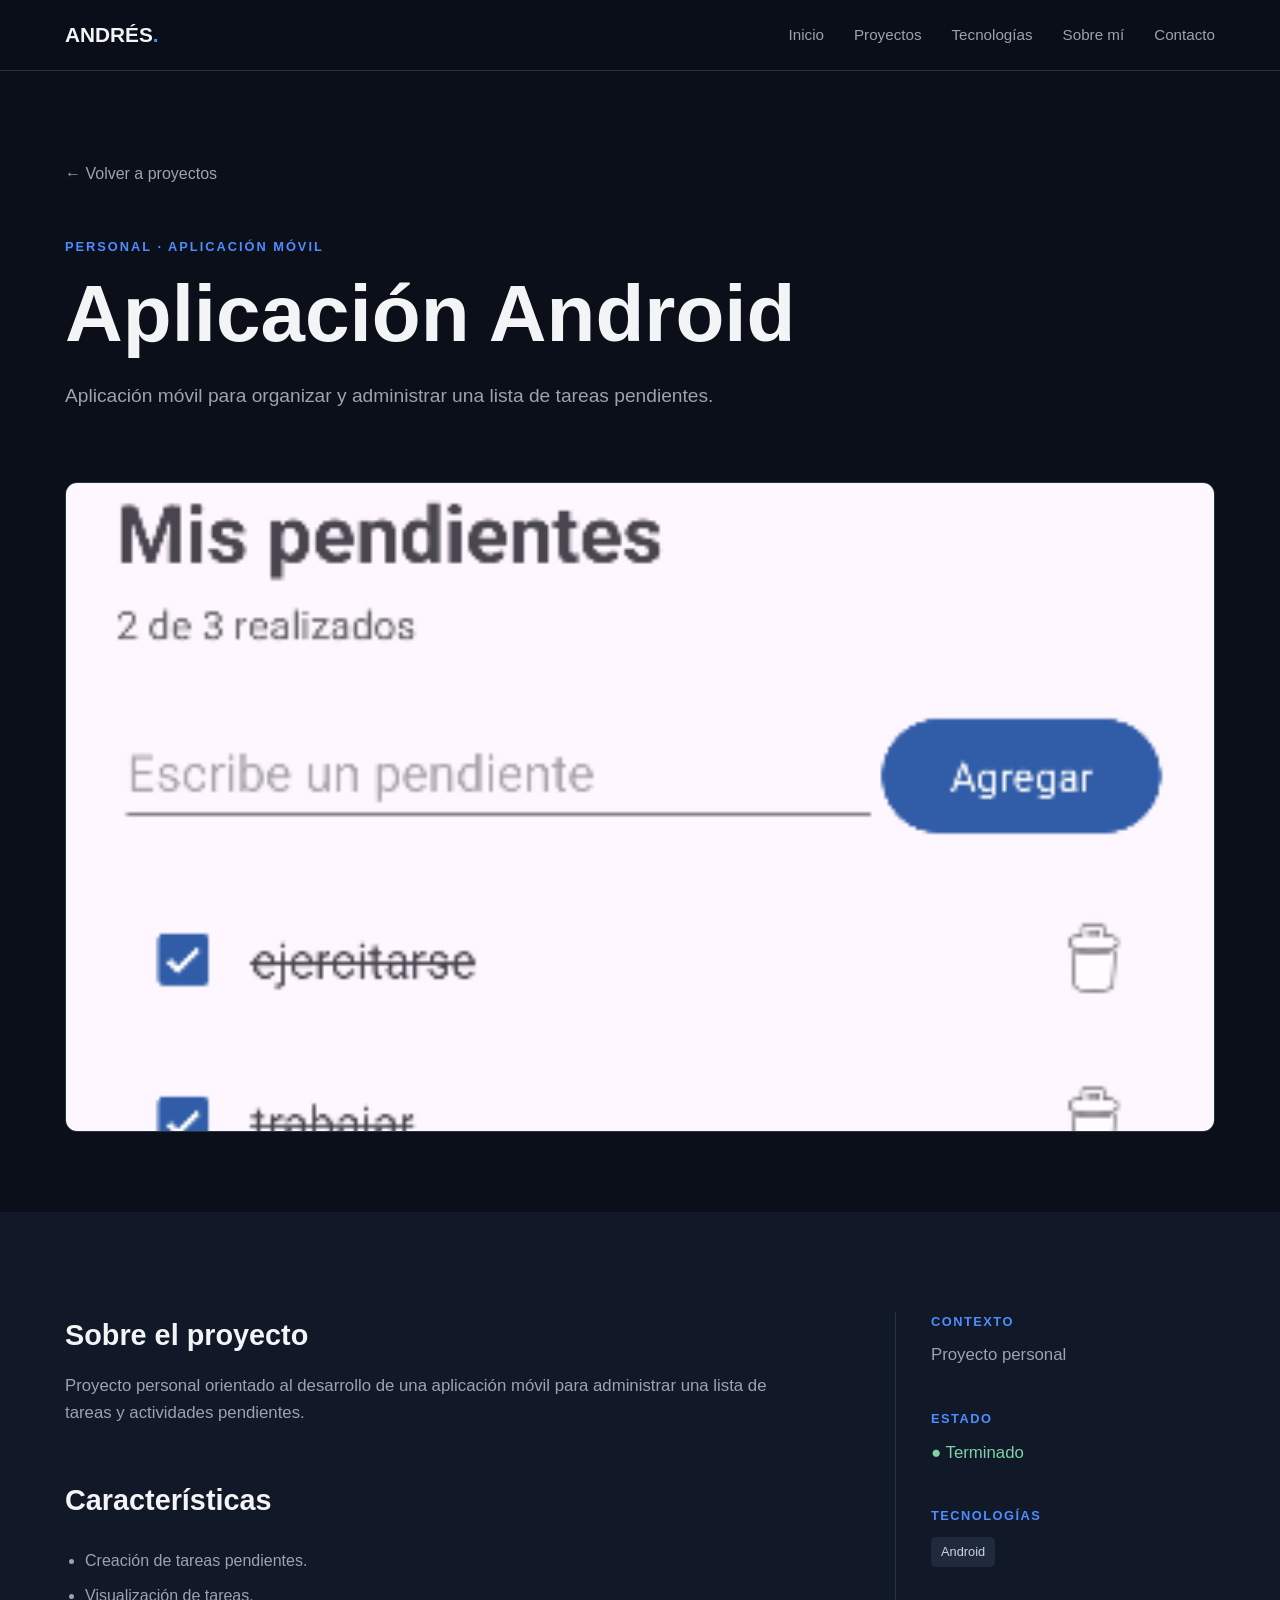
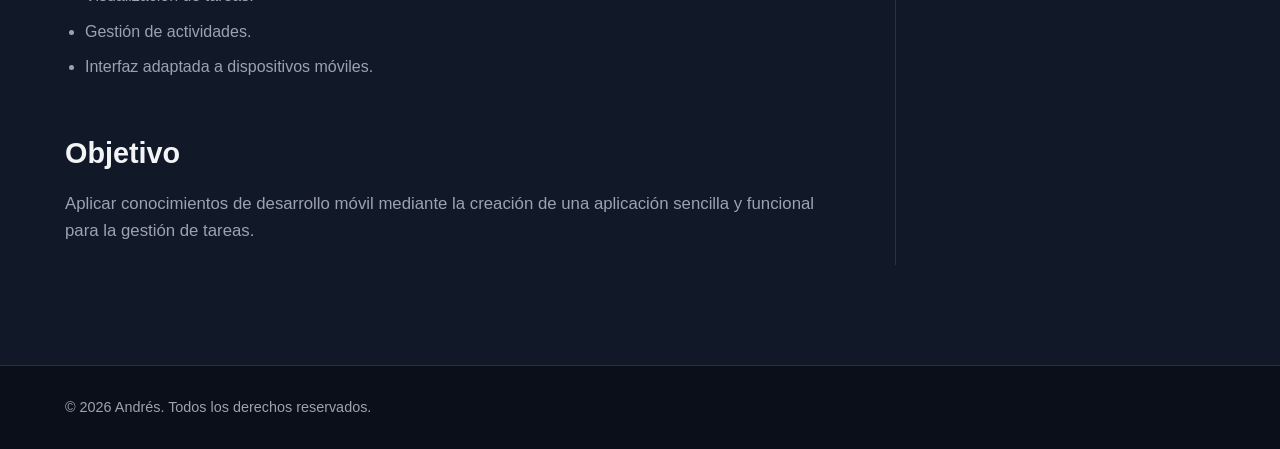
<file: proyectos/android.html>
<!DOCTYPE html>
<html lang="es">

<head>
    <meta charset="UTF-8">
    <meta name="viewport" content="width=device-width, initial-scale=1.0">

    <title>Aplicación Android | Andrés</title>

    <link rel="stylesheet" href="../style.css">
</head>

<body>

<header class="navbar">
    <div class="container nav-container">

        <a href="../index.html" class="logo">
            ANDRÉS<span>.</span>
        </a>

        <nav>
            <a href="../index.html#inicio">Inicio</a>
            <a href="../index.html#proyectos">Proyectos</a>
            <a href="../index.html#tecnologias">Tecnologías</a>
            <a href="../index.html#sobre-mi">Sobre mí</a>
            <a href="../index.html#contacto">Contacto</a>
        </nav>

    </div>
</header>


<main>

<section class="project-detail-hero">

    <div class="container">

        <a href="../index.html#proyectos" class="back-link">
            ← Volver a proyectos
        </a>

        <p class="project-detail-category">
            PERSONAL · APLICACIÓN MÓVIL
        </p>

        <h1>Aplicación Android</h1>

        <p class="project-detail-subtitle">
            Aplicación móvil para organizar y administrar una lista
            de tareas pendientes.
        </p>

    </div>

</section>


<section class="project-detail-image-section">

    <div class="container">

         <div class="project-detail-image">
            <img
                src="../assets/android.png"
                alt="Laboratorio de ciberseguridad">
        </div>

    </div>

</section>


<section class="project-detail-content">

    <div class="container project-detail-grid">

        <div>

            <h2>Sobre el proyecto</h2>

            <p>
                Proyecto personal orientado al desarrollo de una aplicación
                móvil para administrar una lista de tareas y actividades
                pendientes.
            </p>


            <h2>Características</h2>

            <ul class="project-list">

                <li>Creación de tareas pendientes.</li>
                <li>Visualización de tareas.</li>
                <li>Gestión de actividades.</li>
                <li>Interfaz adaptada a dispositivos móviles.</li>

            </ul>


            <h2>Objetivo</h2>

            <p>
                Aplicar conocimientos de desarrollo móvil mediante la
                creación de una aplicación sencilla y funcional para
                la gestión de tareas.
            </p>

        </div>


        <aside class="project-sidebar">

            <div class="sidebar-block">
                <h3>Contexto</h3>
                <p>Proyecto personal</p>
            </div>

            <div class="sidebar-block">
                <h3>Estado</h3>
                <p class="status">● Terminado</p>
            </div>

            <div class="sidebar-block">

                <h3>Tecnologías</h3>

                <div class="technologies">
                    <span>Android</span>
                </div>

            </div>

        </aside>

    </div>

</section>

</main>


<footer>

    <div class="container">
        <p>© 2026 Andrés. Todos los derechos reservados.</p>
    </div>

</footer>

</body>

</html>
</file>
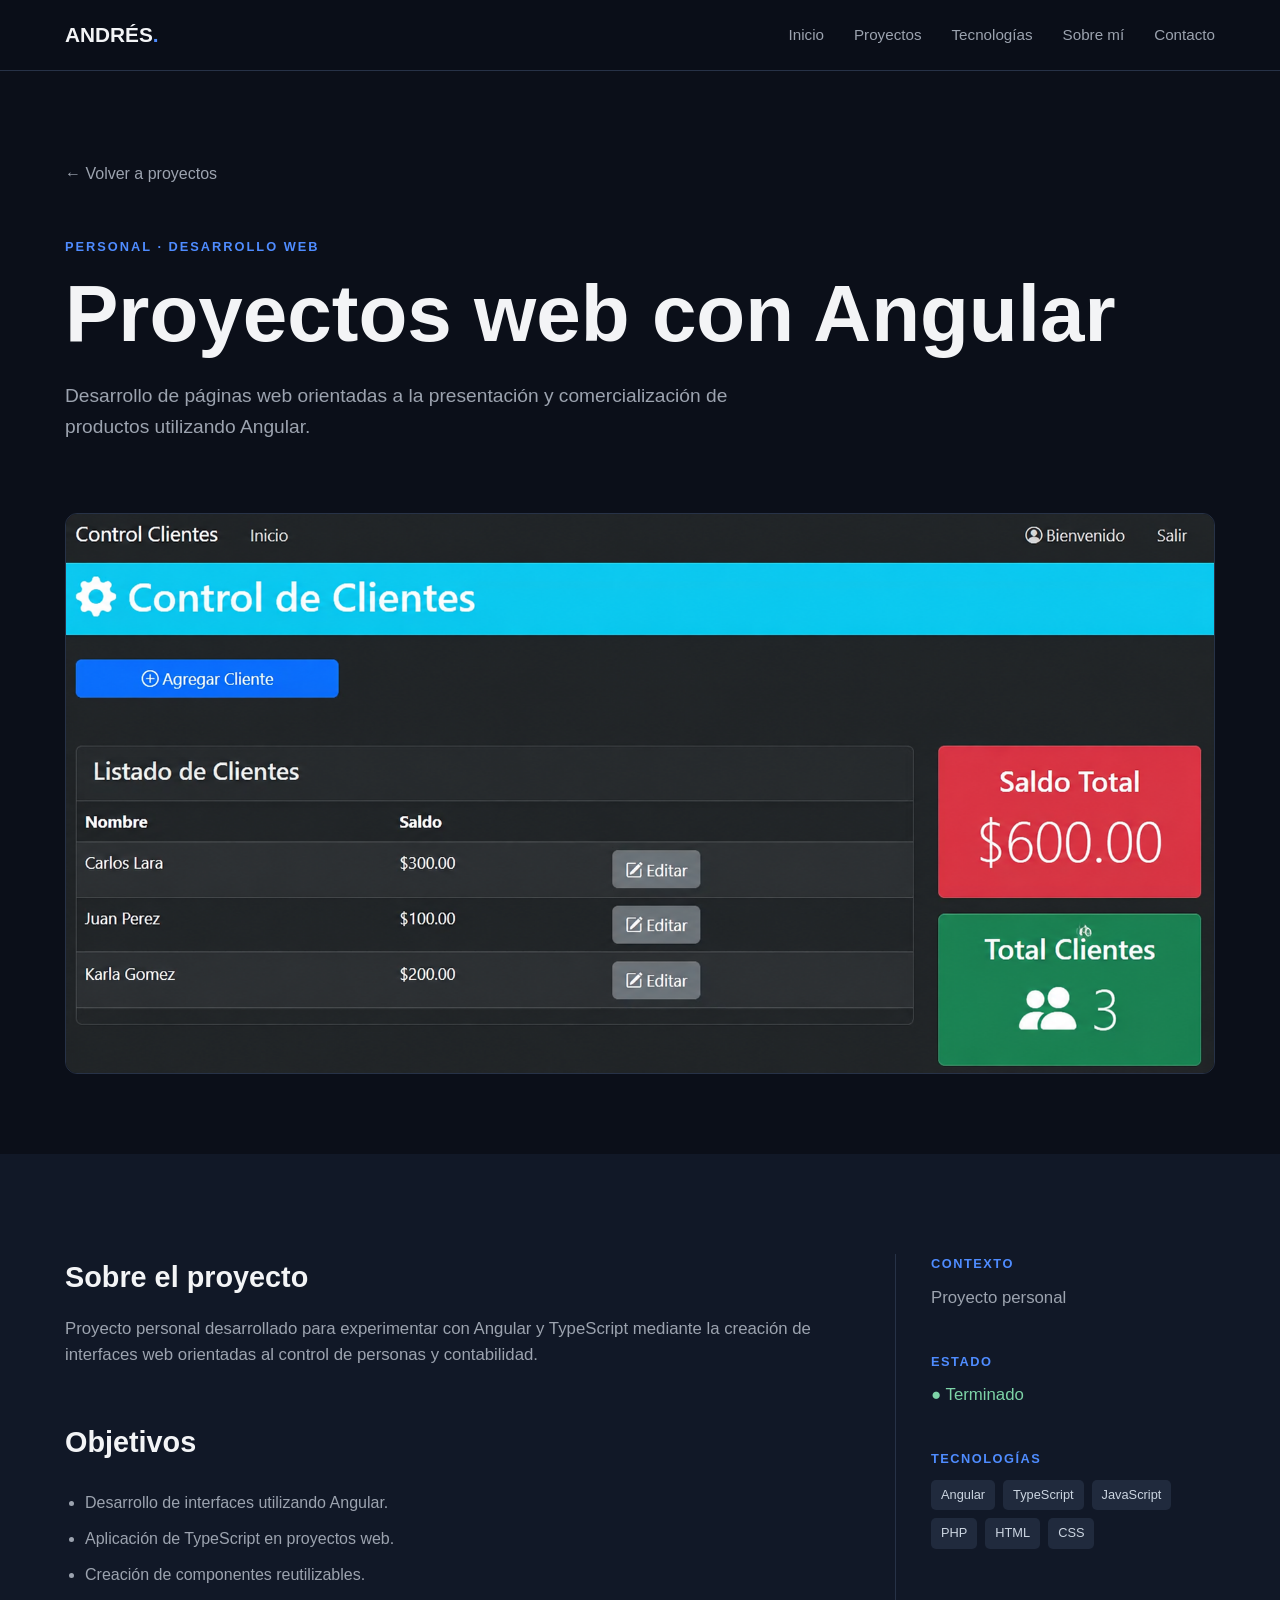
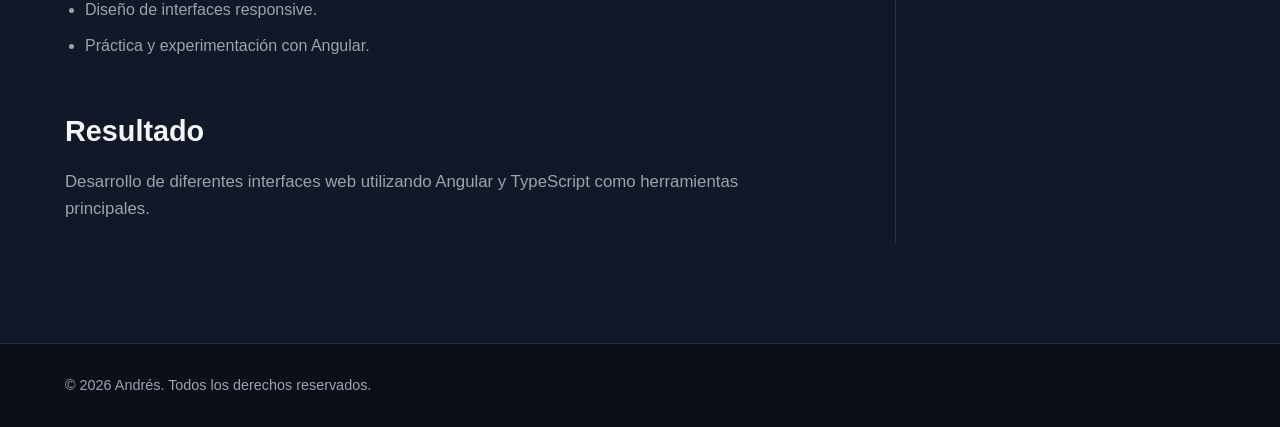
<file: proyectos/angular.html>
<!DOCTYPE html>
<html lang="es">
<head>
    <meta charset="UTF-8">
    <meta name="viewport" content="width=device-width, initial-scale=1.0">
    <title>Proyectos Angular | Andrés</title>
    <link rel="stylesheet" href="../style.css">
</head>

<body>

<header class="navbar">
    <div class="container nav-container">

        <a href="../index.html" class="logo">ANDRÉS<span>.</span></a>

        <nav>
            <a href="../index.html#inicio">Inicio</a>
            <a href="../index.html#proyectos">Proyectos</a>
            <a href="../index.html#tecnologias">Tecnologías</a>
            <a href="../index.html#sobre-mi">Sobre mí</a>
            <a href="../index.html#contacto">Contacto</a>
        </nav>

    </div>
</header>

<main>

<section class="project-detail-hero">
    <div class="container">

        <a href="../index.html#proyectos" class="back-link">
            ← Volver a proyectos
        </a>

        <p class="project-detail-category">
            PERSONAL · DESARROLLO WEB
        </p>

        <h1>Proyectos web con Angular</h1>

        <p class="project-detail-subtitle">
            Desarrollo de páginas web orientadas a la presentación y
            comercialización de productos utilizando Angular.
        </p>

    </div>
</section>


<section class="project-detail-image-section">
    <div class="container">

           <div class="project-detail-image">
            <img
                src="../assets/angular.png"
                alt="Laboratorio de ciberseguridad">
        </div>

    </div>
</section>


<section class="project-detail-content">

    <div class="container project-detail-grid">

        <div>

            <h2>Sobre el proyecto</h2>

            <p>
                Proyecto personal desarrollado para experimentar con
                Angular y TypeScript mediante la creación de interfaces
                web orientadas al control de personas y contabilidad.
            </p>

            <h2>Objetivos</h2>

            <ul class="project-list">
                <li>Desarrollo de interfaces utilizando Angular.</li>
                <li>Aplicación de TypeScript en proyectos web.</li>
                <li>Creación de componentes reutilizables.</li>
                <li>Diseño de interfaces responsive.</li>
                <li>Práctica y experimentación con Angular.</li>
            </ul>

            <h2>Resultado</h2>

            <p>
                Desarrollo de diferentes interfaces web utilizando Angular
                y TypeScript como herramientas principales.
            </p>

        </div>


        <aside class="project-sidebar">

            <div class="sidebar-block">
                <h3>Contexto</h3>
                <p>Proyecto personal</p>
            </div>

            <div class="sidebar-block">
                <h3>Estado</h3>
                <p class="status">● Terminado</p>
            </div>

            <div class="sidebar-block">

                <h3>Tecnologías</h3>

                <div class="technologies">
                    <span>Angular</span>
                    <span>TypeScript</span>
                    <span>JavaScript</span>
                    <span>PHP</span>
                    <span>HTML</span>
                    <span>CSS</span>
                </div>

            </div>

        </aside>

    </div>

</section>

</main>

<footer>
    <div class="container">
        <p>© 2026 Andrés. Todos los derechos reservados.</p>
    </div>
</footer>

</body>
</html>
</file>
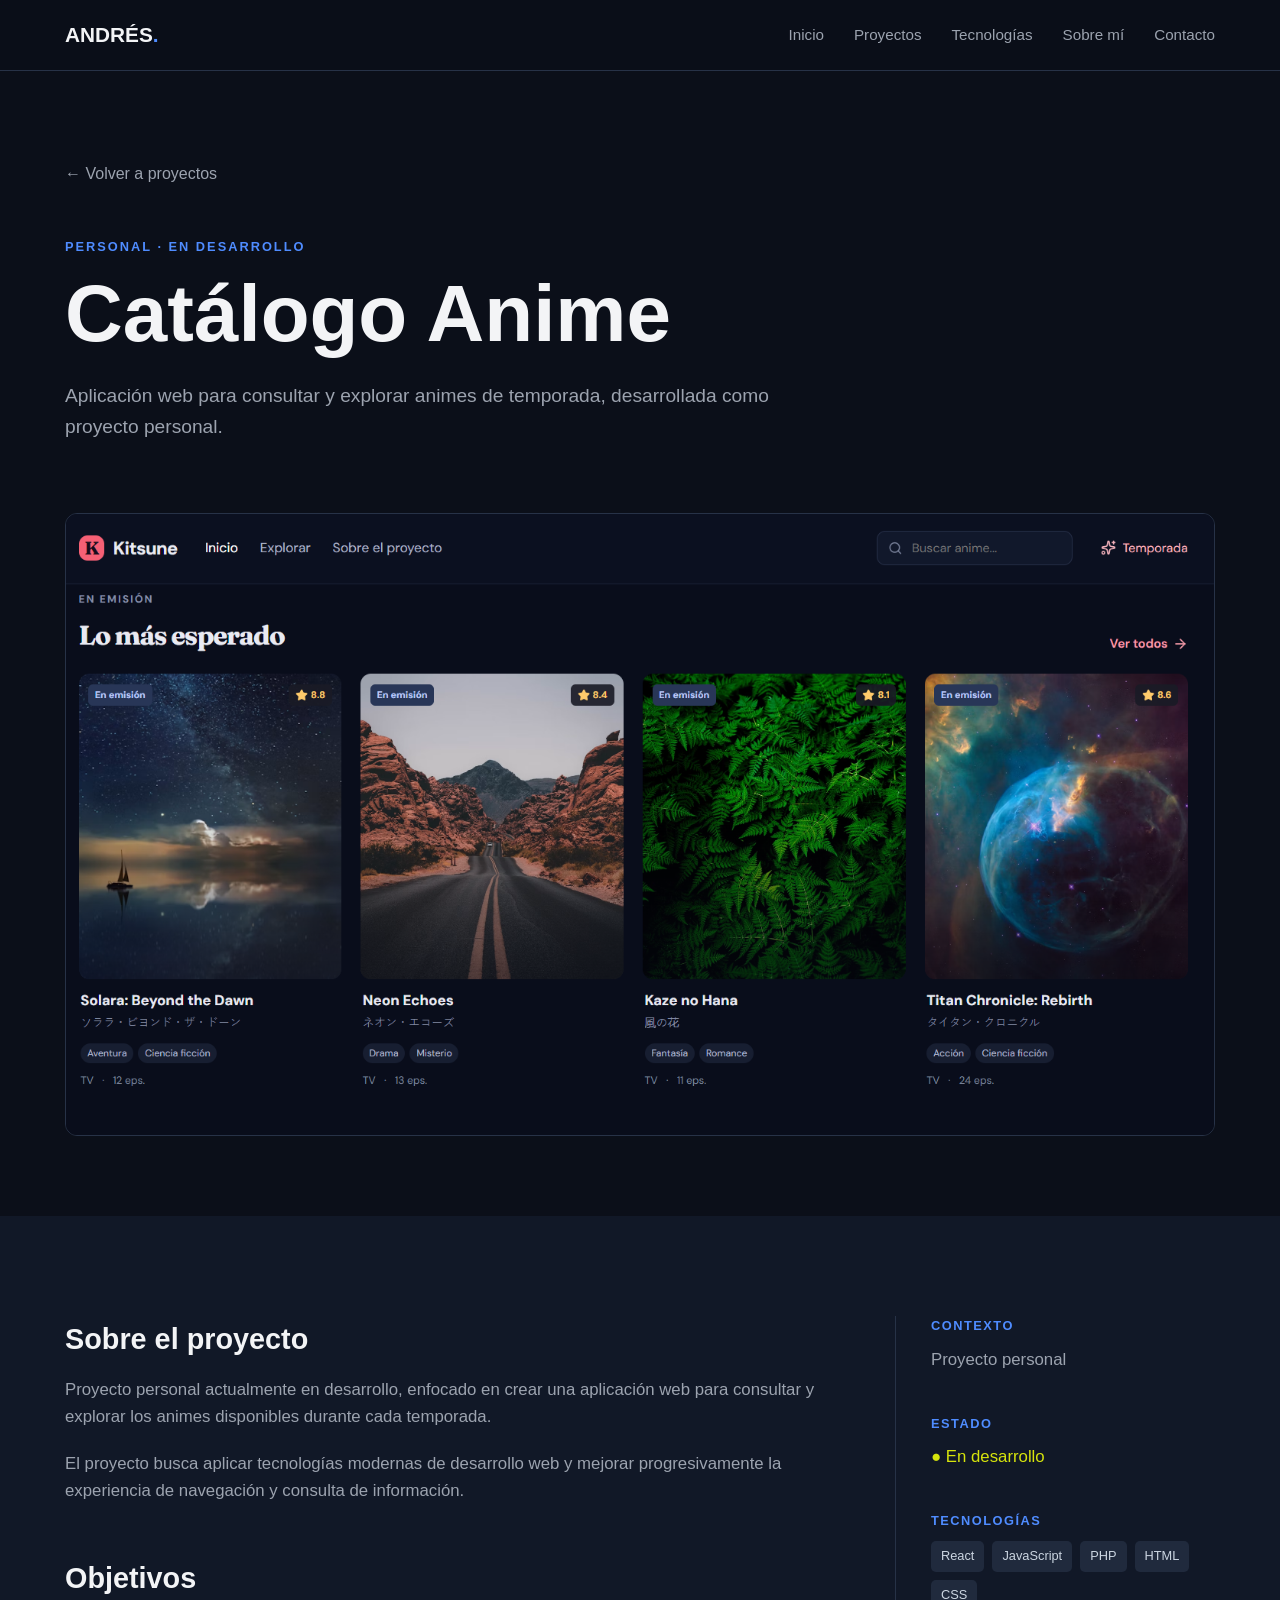
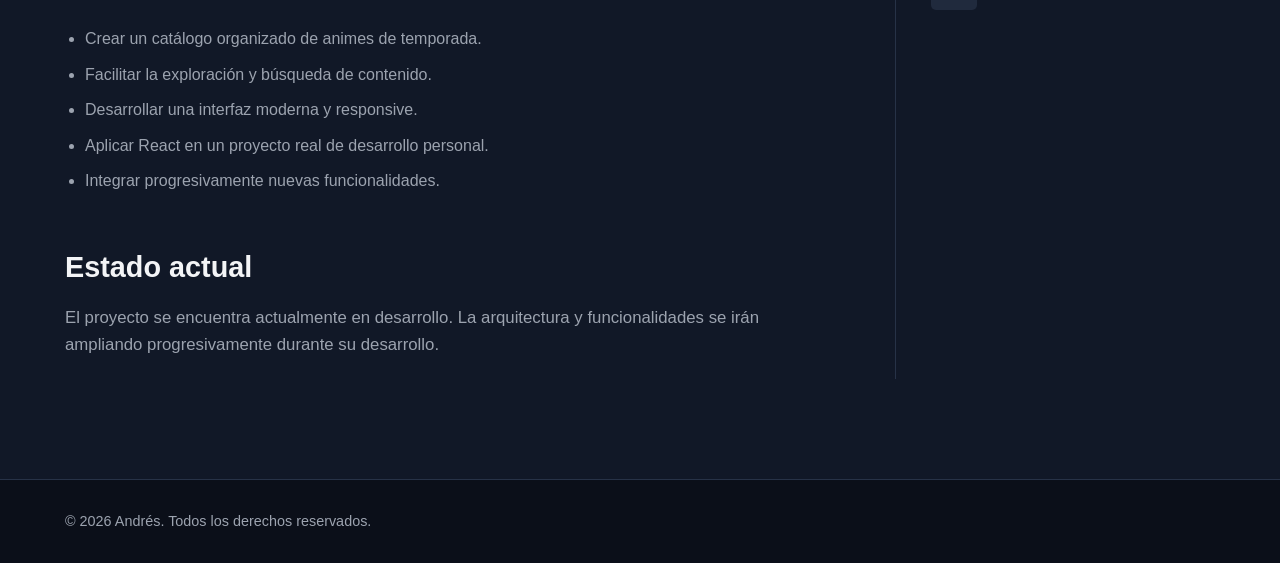
<file: proyectos/anime.html>
<!DOCTYPE html>
<html lang="es">

<head>
    <meta charset="UTF-8">
    <meta name="viewport" content="width=device-width, initial-scale=1.0">

    <title>Catálogo Anime | Andrés</title>

    <link rel="stylesheet" href="../style.css">
</head>

<body>

<header class="navbar">
    <div class="container nav-container">

        <a href="../index.html" class="logo">
            ANDRÉS<span>.</span>
        </a>

        <nav>
            <a href="../index.html#inicio">Inicio</a>
            <a href="../index.html#proyectos">Proyectos</a>
            <a href="../index.html#tecnologias">Tecnologías</a>
            <a href="../index.html#sobre-mi">Sobre mí</a>
            <a href="../index.html#contacto">Contacto</a>
        </nav>

    </div>
</header>


<main>

    <section class="project-detail-hero">

        <div class="container">

            <a href="../index.html#proyectos" class="back-link">
                ← Volver a proyectos
            </a>

            <p class="project-detail-category">
                PERSONAL · EN DESARROLLO
            </p>

            <h1>Catálogo Anime</h1>

            <p class="project-detail-subtitle">
                Aplicación web para consultar y explorar animes de temporada,
                desarrollada como proyecto personal.
            </p>

        </div>

    </section>


    <section class="project-detail-image-section">

        <div class="container">

             <div class="project-detail-image">
            <img
                src="../assets/series.png"
                alt="Laboratorio de ciberseguridad">
        </div>

        </div>

    </section>


    <section class="project-detail-content">

        <div class="container project-detail-grid">

            <div>

                <h2>Sobre el proyecto</h2>

                <p>
                    Proyecto personal actualmente en desarrollo, enfocado
                    en crear una aplicación web para consultar y explorar
                    los animes disponibles durante cada temporada.
                </p>

                <p>
                    El proyecto busca aplicar tecnologías modernas de
                    desarrollo web y mejorar progresivamente la experiencia
                    de navegación y consulta de información.
                </p>


                <h2>Objetivos</h2>

                <ul class="project-list">

                    <li>
                        Crear un catálogo organizado de animes de temporada.
                    </li>

                    <li>
                        Facilitar la exploración y búsqueda de contenido.
                    </li>

                    <li>
                        Desarrollar una interfaz moderna y responsive.
                    </li>

                    <li>
                        Aplicar React en un proyecto real de desarrollo personal.
                    </li>

                    <li>
                        Integrar progresivamente nuevas funcionalidades.
                    </li>

                </ul>


                <h2>Estado actual</h2>

                <p>
                    El proyecto se encuentra actualmente en desarrollo.
                    La arquitectura y funcionalidades se irán ampliando
                    progresivamente durante su desarrollo.
                </p>

            </div>


            <aside class="project-sidebar">

                <div class="sidebar-block">

                    <h3>Contexto</h3>

                    <p>
                        Proyecto personal
                    </p>

                </div>


                <div class="sidebar-block">

                    <h3>Estado</h3>

                    <p class="status-proceso">
                        ● En desarrollo
                    </p>

                </div>


                <div class="sidebar-block">

                    <h3>Tecnologías</h3>

                    <div class="technologies">

                        <span>React</span>
                        <span>JavaScript</span>
                        <span>PHP</span>
                        <span>HTML</span>
                        <span>CSS</span>

                    </div>

                </div>

            </aside>

        </div>

    </section>

</main>


<footer>

    <div class="container">
        <p>© 2026 Andrés. Todos los derechos reservados.</p>
    </div>
</footer>

</body>

</html>
</file>
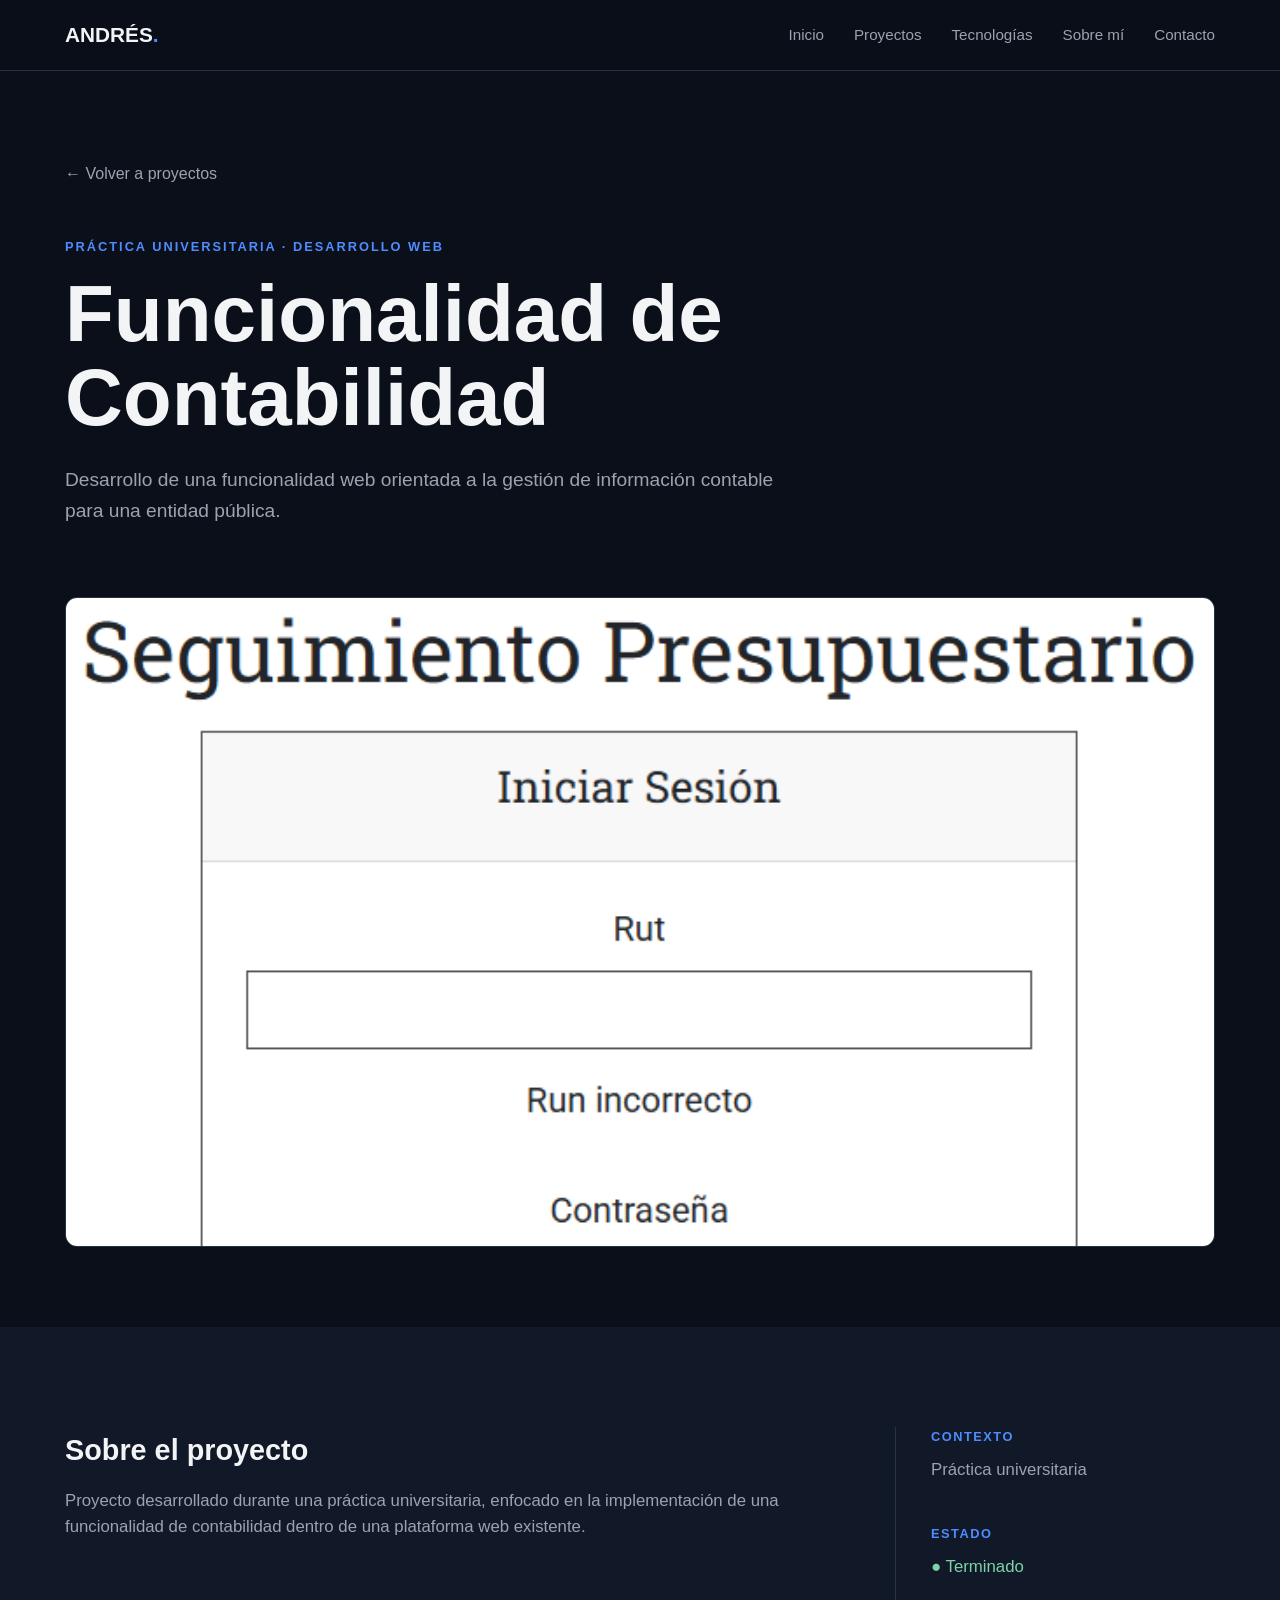
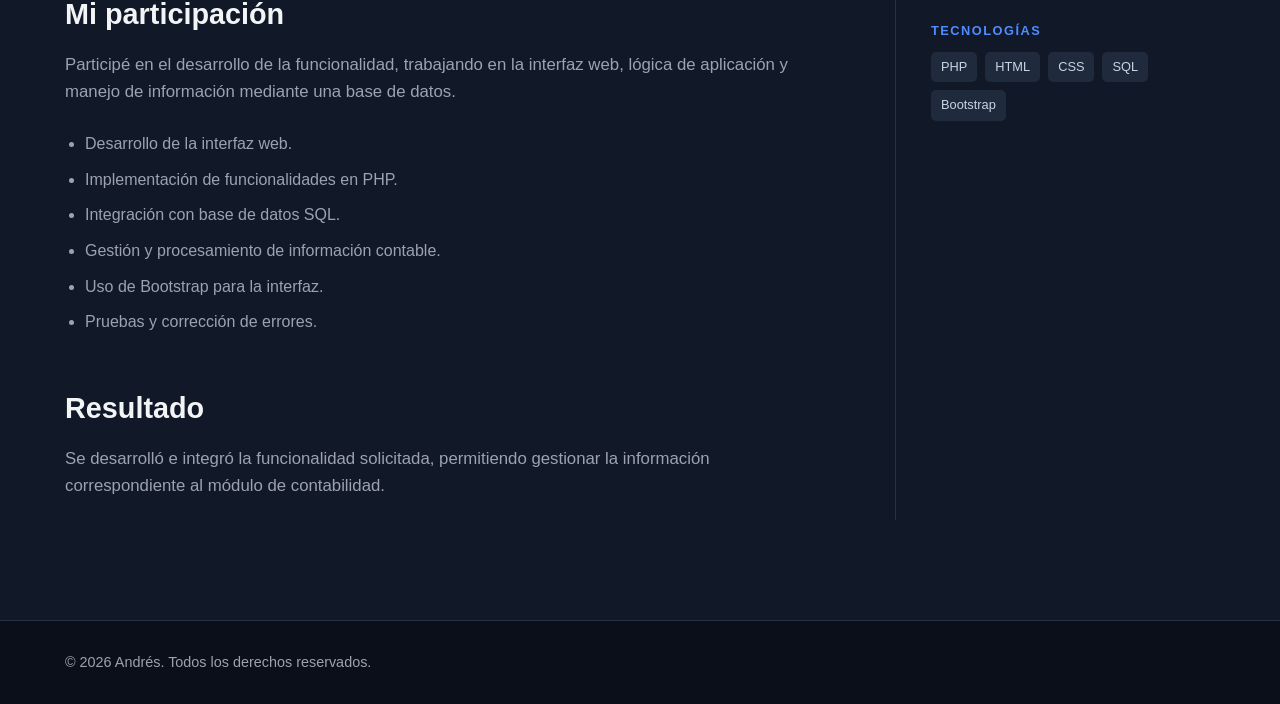
<file: proyectos/contabilidad.html>
<!DOCTYPE html>
<html lang="es">

<head>
    <meta charset="UTF-8">
    <meta name="viewport" content="width=device-width, initial-scale=1.0">

    <title>Funcionalidad de Contabilidad | Andrés</title>

    <link rel="stylesheet" href="../style.css">
</head>

<body>

<header class="navbar">
    <div class="container nav-container">

        <a href="../index.html" class="logo">
            ANDRÉS<span>.</span>
        </a>

        <nav>
            <a href="../index.html#inicio">Inicio</a>
            <a href="../index.html#proyectos">Proyectos</a>
            <a href="../index.html#tecnologias">Tecnologías</a>
            <a href="../index.html#sobre-mi">Sobre mí</a>
            <a href="../index.html#contacto">Contacto</a>
        </nav>

    </div>
</header>


<main>

    <section class="project-detail-hero">

        <div class="container">

            <a href="../index.html#proyectos" class="back-link">
                ← Volver a proyectos
            </a>

            <p class="project-detail-category">
                PRÁCTICA UNIVERSITARIA · DESARROLLO WEB
            </p>

            <h1>Funcionalidad de Contabilidad</h1>

            <p class="project-detail-subtitle">
                Desarrollo de una funcionalidad web orientada a la gestión
                de información contable para una entidad pública.
            </p>

        </div>

    </section>


    <section class="project-detail-image-section">

        <div class="container">

            <div class="project-detail-image">
                <img
                    src="../assets/contabilidad.png"
                    alt="Funcionalidad de contabilidad">
            </div>

        </div>

    </section>


    <section class="project-detail-content">

        <div class="container project-detail-grid">

            <div>

                <h2>Sobre el proyecto</h2>

                <p>
                    Proyecto desarrollado durante una práctica universitaria,
                    enfocado en la implementación de una funcionalidad de
                    contabilidad dentro de una plataforma web existente.
                </p>


                <h2>Mi participación</h2>

                <p>
                    Participé en el desarrollo de la funcionalidad,
                    trabajando en la interfaz web, lógica de aplicación
                    y manejo de información mediante una base de datos.
                </p>

                <ul class="project-list">

                    <li>Desarrollo de la interfaz web.</li>
                    <li>Implementación de funcionalidades en PHP.</li>
                    <li>Integración con base de datos SQL.</li>
                    <li>Gestión y procesamiento de información contable.</li>
                    <li>Uso de Bootstrap para la interfaz.</li>
                    <li>Pruebas y corrección de errores.</li>

                </ul>


                <h2>Resultado</h2>

                <p>
                    Se desarrolló e integró la funcionalidad solicitada,
                    permitiendo gestionar la información correspondiente
                    al módulo de contabilidad.
                </p>

            </div>


            <aside class="project-sidebar">

                <div class="sidebar-block">

                    <h3>Contexto</h3>

                    <p>
                        Práctica universitaria
                    </p>

                </div>


                <div class="sidebar-block">

                    <h3>Estado</h3>

                    <p class="status">
                        ● Terminado
                    </p>

                </div>


                <div class="sidebar-block">

                    <h3>Tecnologías</h3>

                    <div class="technologies">

                        <span>PHP</span>
                        <span>HTML</span>
                        <span>CSS</span>
                        <span>SQL</span>
                        <span>Bootstrap</span>

                    </div>

                </div>

            </aside>

        </div>

    </section>

</main>


<footer>

    <div class="container">
        <p>© 2026 Andrés. Todos los derechos reservados.</p>
    </div>
</footer>

</body>
</html>
</file>
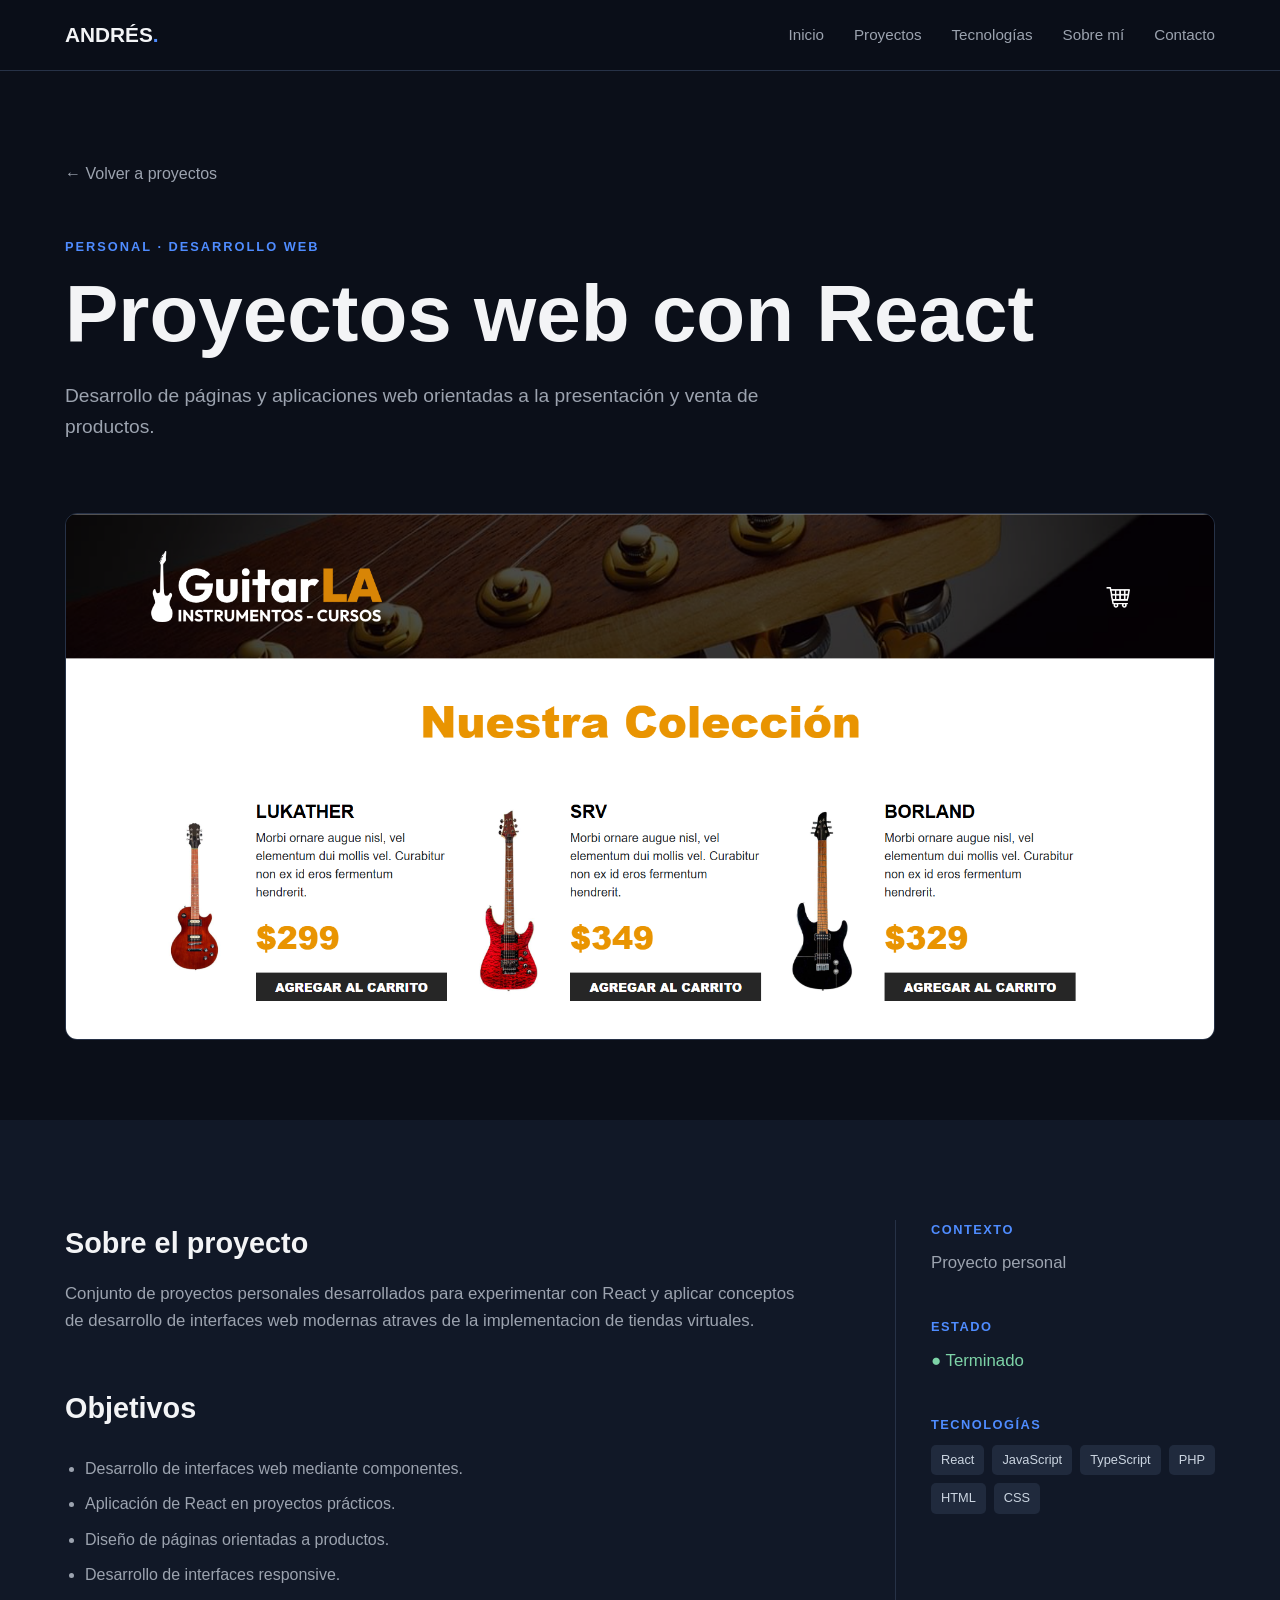
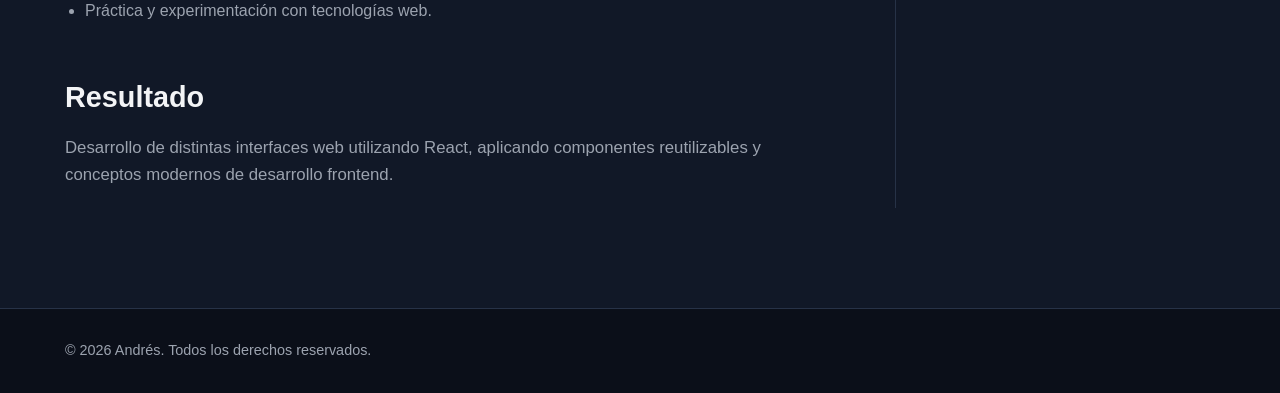
<file: proyectos/react.html>
<!DOCTYPE html>
<html lang="es">
<head>
    <meta charset="UTF-8">
    <meta name="viewport" content="width=device-width, initial-scale=1.0">
    <title>Proyectos React | Andrés</title>
    <link rel="stylesheet" href="../style.css">
</head>

<body>

<header class="navbar">
    <div class="container nav-container">

        <a href="../index.html" class="logo">ANDRÉS<span>.</span></a>

        <nav>
            <a href="../index.html#inicio">Inicio</a>
            <a href="../index.html#proyectos">Proyectos</a>
            <a href="../index.html#tecnologias">Tecnologías</a>
            <a href="../index.html#sobre-mi">Sobre mí</a>
            <a href="../index.html#contacto">Contacto</a>
        </nav>

    </div>
</header>

<main>

<section class="project-detail-hero">
    <div class="container">

        <a href="../index.html#proyectos" class="back-link">
            ← Volver a proyectos
        </a>

        <p class="project-detail-category">
            PERSONAL · DESARROLLO WEB
        </p>

        <h1>Proyectos web con React</h1>

        <p class="project-detail-subtitle">
            Desarrollo de páginas y aplicaciones web orientadas a la
            presentación y venta de productos.
        </p>

    </div>
</section>


<section class="project-detail-image-section">
    <div class="container">

           <div class="project-detail-image">
            <img
                src="../assets/react.png"
                alt="Laboratorio de ciberseguridad">
        </div>

    </div>
</section>


<section class="project-detail-content">

    <div class="container project-detail-grid">

        <div>

            <h2>Sobre el proyecto</h2>

            <p>
                Conjunto de proyectos personales desarrollados para
                experimentar con React y aplicar conceptos de desarrollo
                de interfaces web modernas atraves de la implementacion de tiendas virtuales.
            </p>

            <h2>Objetivos</h2>

            <ul class="project-list">
                <li>Desarrollo de interfaces web mediante componentes.</li>
                <li>Aplicación de React en proyectos prácticos.</li>
                <li>Diseño de páginas orientadas a productos.</li>
                <li>Desarrollo de interfaces responsive.</li>
                <li>Práctica y experimentación con tecnologías web.</li>
            </ul>

            <h2>Resultado</h2>

            <p>
                Desarrollo de distintas interfaces web utilizando React,
                aplicando componentes reutilizables y conceptos modernos
                de desarrollo frontend.
            </p>

        </div>


        <aside class="project-sidebar">

            <div class="sidebar-block">
                <h3>Contexto</h3>
                <p>Proyecto personal</p>
            </div>

            <div class="sidebar-block">
                <h3>Estado</h3>
                <p class="status">● Terminado</p>
            </div>

            <div class="sidebar-block">

                <h3>Tecnologías</h3>

                <div class="technologies">
                    <span>React</span>
                    <span>JavaScript</span>
                    <span>TypeScript</span>
                    <span>PHP</span>
                    <span>HTML</span>
                    <span>CSS</span>
                </div>

            </div>

        </aside>

    </div>

</section>

</main>

<footer>
    <div class="container">
        <p>© 2026 Andrés. Todos los derechos reservados.</p>
    </div>
</footer>

</body>
</html>
</file>
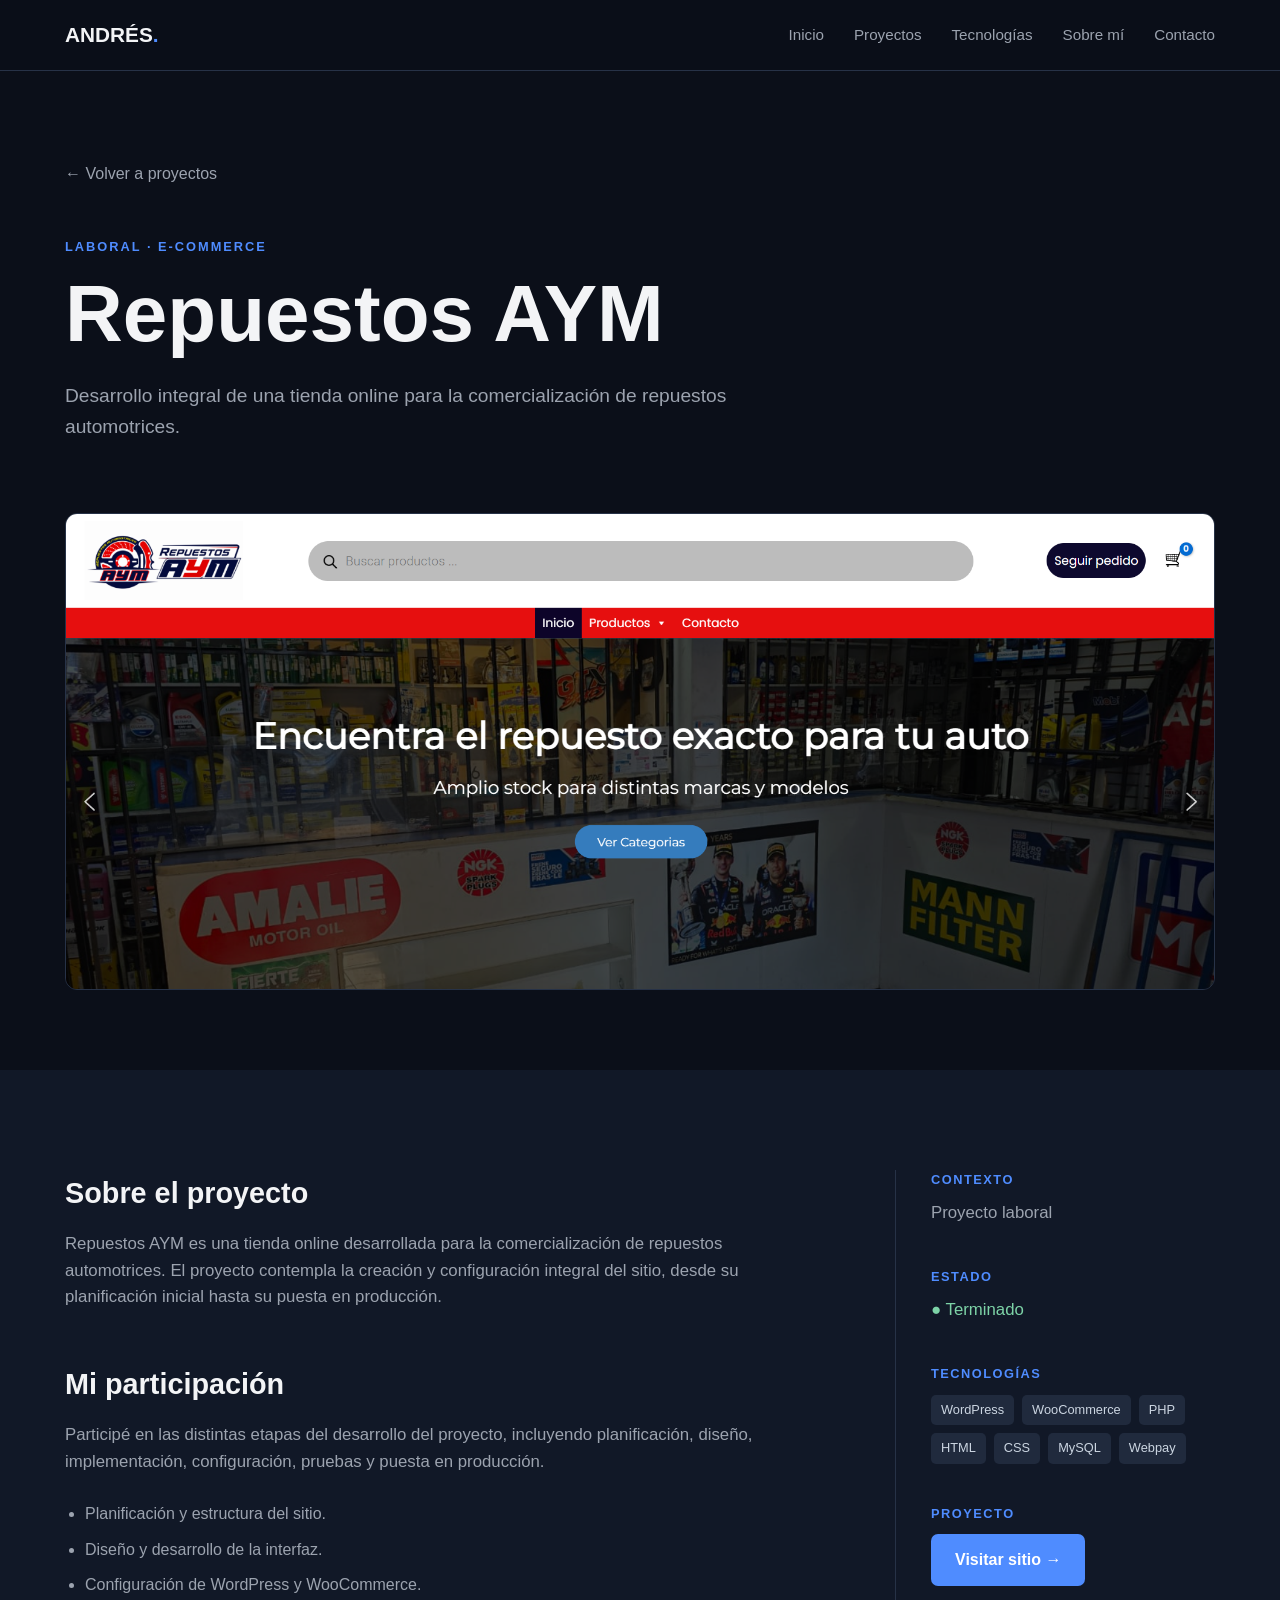
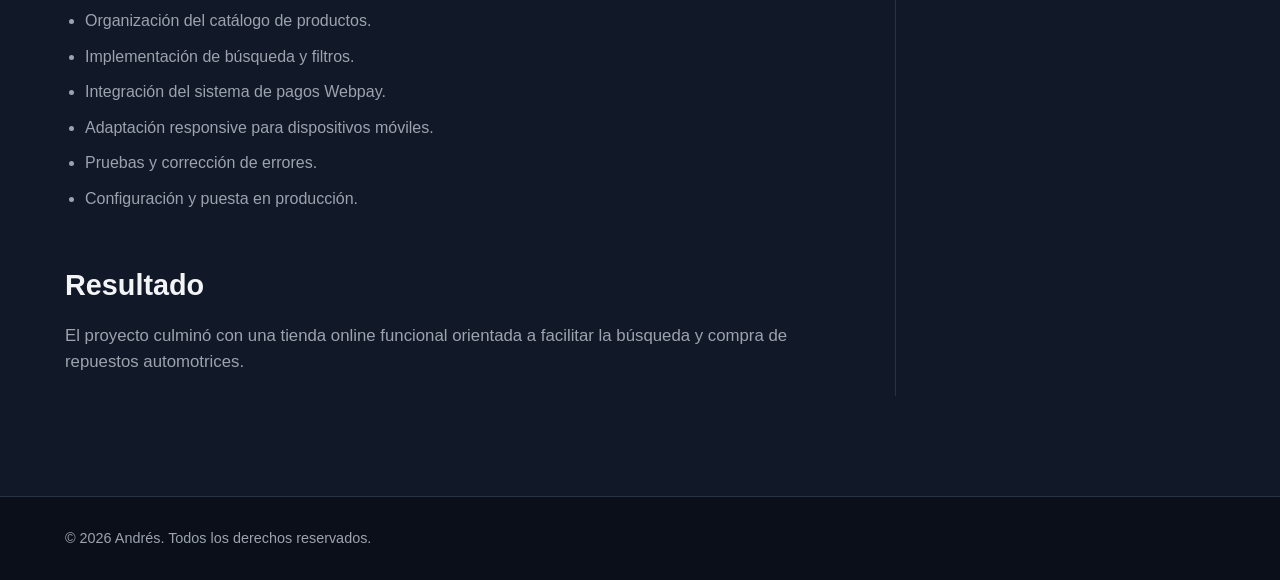
<file: proyectos/repuestos-aym.html>
<!DOCTYPE html>
<html lang="es">

<head>
    <meta charset="UTF-8">
    <meta name="viewport" content="width=device-width, initial-scale=1.0">

    <title>Repuestos AYM | Andrés</title>

    <link rel="stylesheet" href="../style.css">
</head>

<body>

    <!-- Navegación -->
    <header class="navbar">
        <div class="container nav-container">

            <a href="../index.html" class="logo">
                ANDRÉS<span>.</span>
            </a>

            <nav>
                <a href="../index.html#inicio">Inicio</a>
                <a href="../index.html#proyectos">Proyectos</a>
                <a href="../index.html#tecnologias">Tecnologías</a>
                <a href="../index.html#sobre-mi">Sobre mí</a>
                <a href="../index.html#contacto">Contacto</a>
            </nav>

        </div>
    </header>


    <main>

        <!-- Cabecera del proyecto -->
        <section class="project-detail-hero">

            <div class="container">

                <a href="../index.html#proyectos" class="back-link">
                    ← Volver a proyectos
                </a>

                <p class="project-detail-category">
                    LABORAL · E-COMMERCE
                </p>

                <h1>Repuestos AYM</h1>

                <p class="project-detail-subtitle">
                    Desarrollo integral de una tienda online para la
                    comercialización de repuestos automotrices.
                </p>

            </div>

        </section>


        <!-- Imagen principal -->
        <section class="project-detail-image-section">

            <div class="container">

                  <div class="project-detail-image">
            <img
                src="../assets/aym.png"
                alt="Laboratorio de ciberseguridad">
        </div>


            </div>

        </section>


        <!-- Información -->
        <section class="project-detail-content">

            <div class="container project-detail-grid">

                <!-- Contenido principal -->
                <div>

                    <h2>Sobre el proyecto</h2>

                    <p>
                        Repuestos AYM es una tienda online desarrollada para
                        la comercialización de repuestos automotrices.
                        El proyecto contempla la creación y configuración
                        integral del sitio, desde su planificación inicial
                        hasta su puesta en producción.
                    </p>

                    <h2>Mi participación</h2>

                    <p>
                        Participé en las distintas etapas del desarrollo
                        del proyecto, incluyendo planificación, diseño,
                        implementación, configuración, pruebas y
                        puesta en producción.
                    </p>

                    <ul class="project-list">
                        <li>Planificación y estructura del sitio.</li>
                        <li>Diseño y desarrollo de la interfaz.</li>
                        <li>Configuración de WordPress y WooCommerce.</li>
                        <li>Organización del catálogo de productos.</li>
                        <li>Implementación de búsqueda y filtros.</li>
                        <li>Integración del sistema de pagos Webpay.</li>
                        <li>Adaptación responsive para dispositivos móviles.</li>
                        <li>Pruebas y corrección de errores.</li>
                        <li>Configuración y puesta en producción.</li>
                    </ul>

                    <h2>Resultado</h2>

                    <p>
                        El proyecto culminó con una tienda online funcional
                        orientada a facilitar la búsqueda y compra de
                        repuestos automotrices.
                    </p>

                </div>


                <!-- Información lateral -->
                <aside class="project-sidebar">

                    <div class="sidebar-block">

                        <h3>Contexto</h3>

                        <p>Proyecto laboral</p>

                    </div>


                    <div class="sidebar-block">

                        <h3>Estado</h3>

                        <p class="status">
                            ● Terminado
                        </p>

                    </div>


                    <div class="sidebar-block">

                        <h3>Tecnologías</h3>

                        <div class="technologies">

                            <span>WordPress</span>
                            <span>WooCommerce</span>
                            <span>PHP</span>
                            <span>HTML</span>
                            <span>CSS</span>
                            <span>MySQL</span>
                            <span>Webpay</span>

                        </div>

                    </div>


                    <div class="sidebar-block">

                        <h3>Proyecto</h3>

                        <a
                            href="https://www.repuestosaym.cl"
                            target="_blank"
                            rel="noopener noreferrer"
                            class="btn btn-primary project-external-link">
                            Visitar sitio →
                        </a>

                    </div>

                </aside>

            </div>

        </section>

    </main>


    <footer>

        <div class="container">
            <p>© 2026 Andrés. Todos los derechos reservados.</p>
        </div>

    </footer>

</body>

</html>
</file>
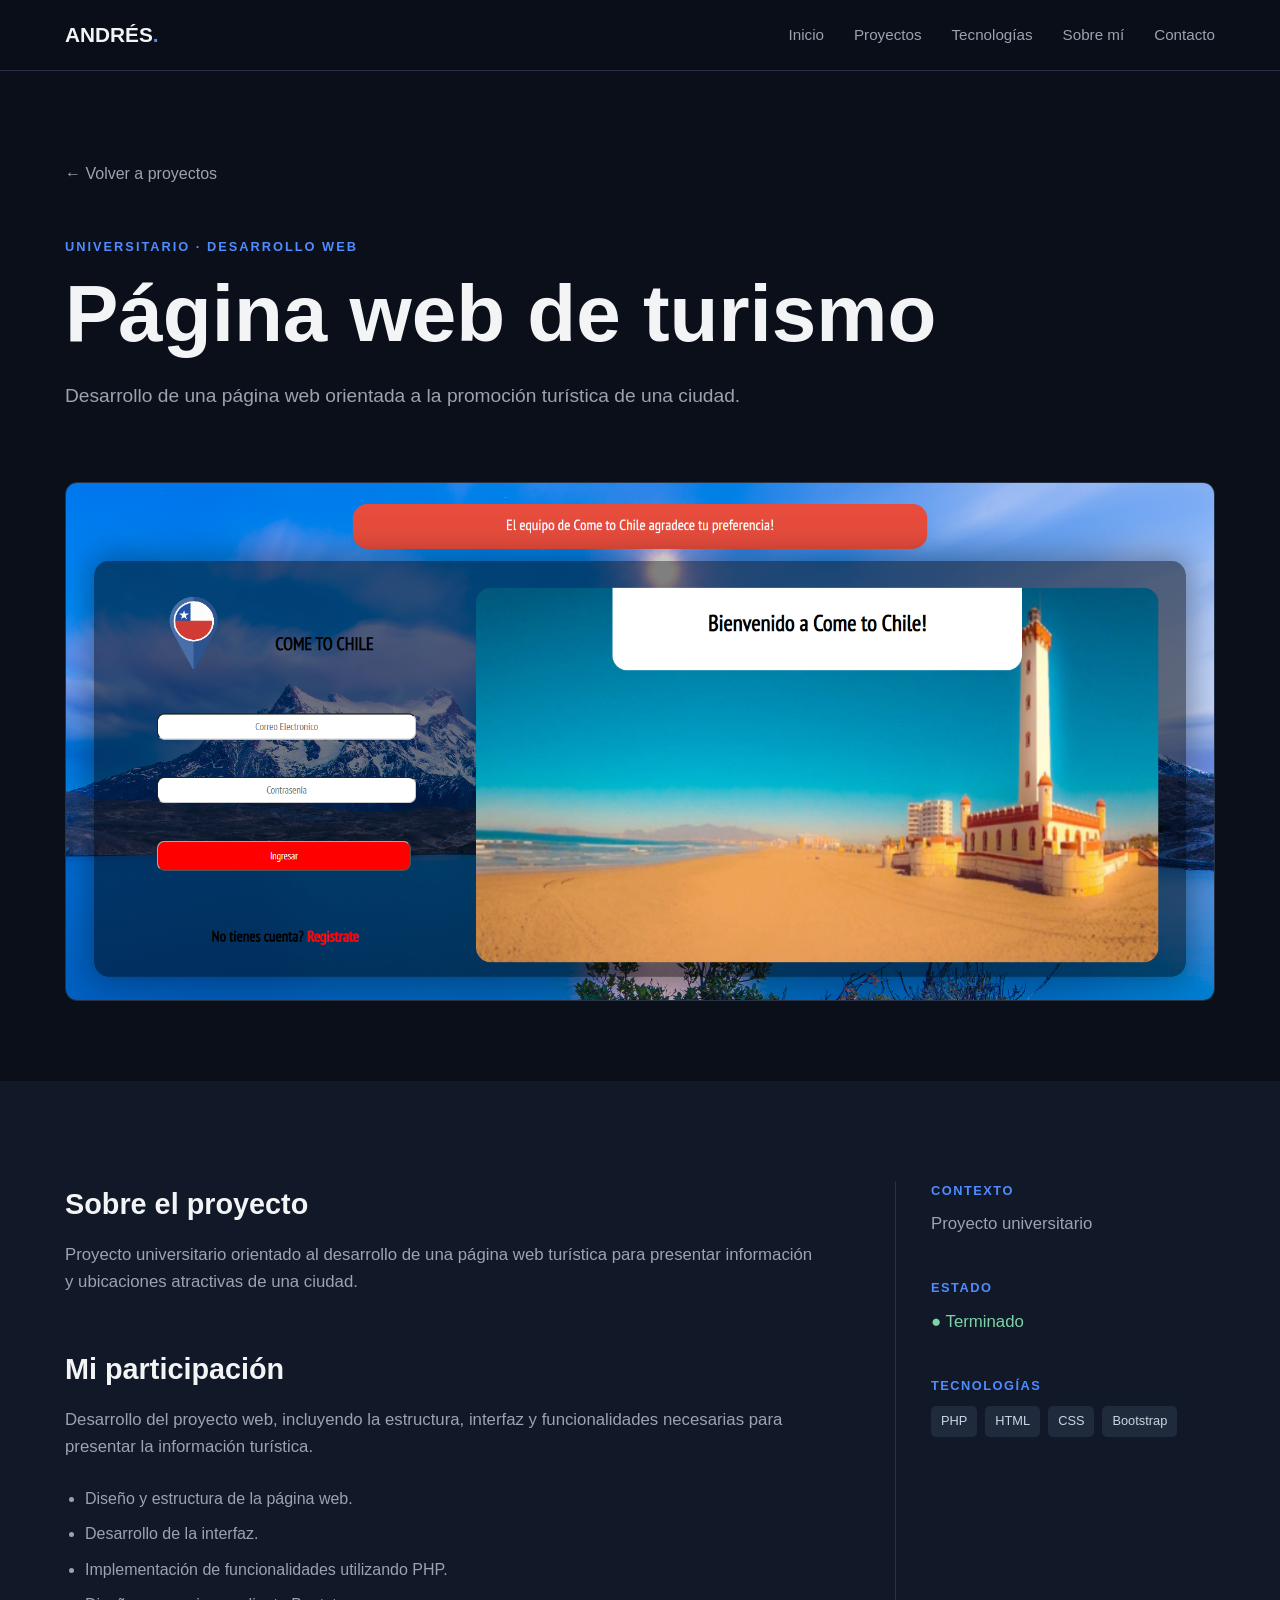
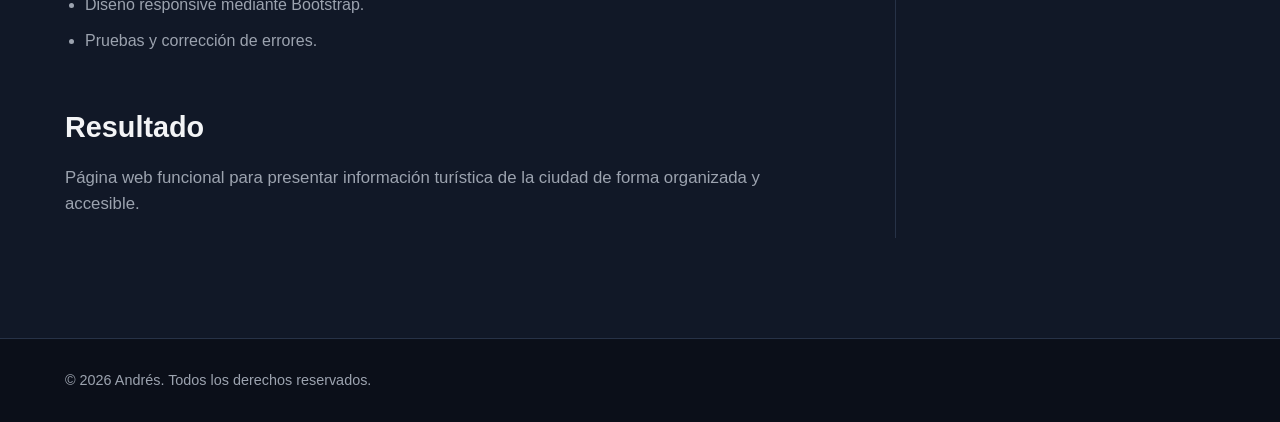
<file: proyectos/turismo.html>
<!DOCTYPE html>
<html lang="es">

<head>
    <meta charset="UTF-8">
    <meta name="viewport" content="width=device-width, initial-scale=1.0">

    <title>Página web de turismo | Andrés</title>

    <link rel="stylesheet" href="../style.css">
</head>

<body>

<header class="navbar">
    <div class="container nav-container">

        <a href="../index.html" class="logo">
            ANDRÉS<span>.</span>
        </a>

        <nav>
            <a href="../index.html#inicio">Inicio</a>
            <a href="../index.html#proyectos">Proyectos</a>
            <a href="../index.html#tecnologias">Tecnologías</a>
            <a href="../index.html#sobre-mi">Sobre mí</a>
            <a href="../index.html#contacto">Contacto</a>
        </nav>

    </div>
</header>


<main>

    <section class="project-detail-hero">

        <div class="container">

            <a href="../index.html#proyectos" class="back-link">
                ← Volver a proyectos
            </a>

            <p class="project-detail-category">
                UNIVERSITARIO · DESARROLLO WEB
            </p>

            <h1>Página web de turismo</h1>

            <p class="project-detail-subtitle">
                Desarrollo de una página web orientada a la promoción
                turística de una ciudad.
            </p>

        </div>

    </section>


    <section class="project-detail-image-section">

        <div class="container">

               <div class="project-detail-image">
            <img
                src="../assets/turismo.png"
                alt="Laboratorio de ciberseguridad">
        </div>

        </div>

    </section>


    <section class="project-detail-content">

        <div class="container project-detail-grid">

            <div>

                <h2>Sobre el proyecto</h2>

                <p>
                    Proyecto universitario orientado al desarrollo de una
                    página web turística para presentar información y
                    ubicaciones atractivas de una ciudad.
                </p>


                <h2>Mi participación</h2>

                <p>
                    Desarrollo del proyecto web, incluyendo la estructura,
                    interfaz y funcionalidades necesarias para presentar
                    la información turística.
                </p>

                <ul class="project-list">

                    <li>Diseño y estructura de la página web.</li>
                    <li>Desarrollo de la interfaz.</li>
                    <li>Implementación de funcionalidades utilizando PHP.</li>
                    <li>Diseño responsive mediante Bootstrap.</li>
                    <li>Pruebas y corrección de errores.</li>

                </ul>


                <h2>Resultado</h2>

                <p>
                    Página web funcional para presentar información
                    turística de la ciudad de forma organizada y accesible.
                </p>

            </div>


            <aside class="project-sidebar">

                <div class="sidebar-block">

                    <h3>Contexto</h3>

                    <p>Proyecto universitario</p>

                </div>


                <div class="sidebar-block">

                    <h3>Estado</h3>

                    <p class="status">
                        ● Terminado
                    </p>

                </div>


                <div class="sidebar-block">

                    <h3>Tecnologías</h3>

                    <div class="technologies">
                        <span>PHP</span>
                        <span>HTML</span>
                        <span>CSS</span>
                        <span>Bootstrap</span>
                    </div>

                </div>

            </aside>

        </div>

    </section>

</main>


<footer>

    <div class="container">
        <p>© 2026 Andrés. Todos los derechos reservados.</p>
    </div>

</footer>

</body>
</html>
</file>
<file: style.css>
/* =========================
   VARIABLES
========================= */

:root {
    --background: #0b0f19;
    --background-light: #111827;
    --card: #151c2b;
    --border: #273247;

    --text: #f3f4f6;
    --text-muted: #9ca3af;

    --accent: #4f8cff;
    --accent-hover: #6a9eff;

    --max-width: 1150px;
}


/* =========================
   RESET
========================= */

* {
    margin: 0;
    padding: 0;
    box-sizing: border-box;
}

html {
    scroll-behavior: smooth;
}

body {
    font-family: Arial, Helvetica, sans-serif;
    background: var(--background);
    color: var(--text);
    line-height: 1.6;
}

a {
    color: inherit;
    text-decoration: none;
}


/* =========================
   GENERAL
========================= */

.container {
    width: min(90%, var(--max-width));
    margin: auto;
}

section {
    padding: 100px 0;
}

.section-heading {
    max-width: 700px;
    margin-bottom: 50px;
}

.section-tag {
    color: var(--accent);
    font-size: 0.8rem;
    font-weight: bold;
    letter-spacing: 2px;
    margin-bottom: 10px;
}

.section-heading h2 {
    font-size: 2.5rem;
    margin-bottom: 15px;
}

.section-heading > p:last-child {
    color: var(--text-muted);
}


/* =========================
   NAVBAR
========================= */

.navbar {
    position: sticky;
    top: 0;
    z-index: 1000;

    background: rgba(11, 15, 25, 0.9);
    border-bottom: 1px solid var(--border);
    backdrop-filter: blur(10px);
}

.nav-container {
    min-height: 70px;

    display: flex;
    align-items: center;
    justify-content: space-between;
}

.logo {
    font-size: 1.3rem;
    font-weight: bold;
}

.logo span {
    color: var(--accent);
}

nav {
    display: flex;
    gap: 30px;
}

nav a {
    color: var(--text-muted);
    font-size: 0.95rem;
    transition: 0.2s;
}

nav a:hover {
    color: var(--text);
}


/* =========================
   HERO
========================= */

.hero {
    min-height: 80vh;

    display: flex;
    align-items: center;

    background:
        radial-gradient(
            circle at 80% 20%,
            rgba(79, 140, 255, 0.12),
            transparent 35%
        );
}

.hero-content {
    max-width: 900px;
}

.hero-tag {
    color: var(--accent);
    font-size: 0.9rem;
    font-weight: bold;
    letter-spacing: 3px;
    margin-bottom: 20px;
}

.hero h1 {
    font-size: clamp(3rem, 7vw, 5.5rem);
    line-height: 1.05;
    max-width: 950px;
    margin-bottom: 30px;
}

.hero h1 span {
    color: var(--accent);
}

.hero-description {
    color: var(--text-muted);
    font-size: 1.15rem;
    max-width: 650px;
    margin-bottom: 35px;
}

.hero-buttons {
    display: flex;
    gap: 15px;
    flex-wrap: wrap;
}

.btn {
    display: inline-block;
    padding: 13px 24px;
    border-radius: 7px;
    font-weight: bold;
    transition: 0.2s;
}

.btn-primary {
    background: var(--accent);
    color: white;
}

.btn-primary:hover {
    background: var(--accent-hover);
}

.btn-secondary {
    border: 1px solid var(--border);
}

.btn-secondary:hover {
    border-color: var(--accent);
}


/* =========================
   PROJECTS
========================= */

.projects-section {
    background: var(--background-light);
}

.featured-projects {
    display: grid;
    grid-template-columns: repeat(2, 1fr);
    gap: 25px;
}

.project-card {
    background: var(--card);
    border: 1px solid var(--border);
    border-radius: 12px;
    overflow: hidden;

    transition:
        transform 0.2s,
        border-color 0.2s;
}

.project-card:hover {
    transform: translateY(-5px);
    border-color: var(--accent);
}

.project-featured {
    grid-column: span 2;
    display: grid;
    grid-template-columns: 1.2fr 1fr;
}

.project-image {
    min-height: 280px;
    background: #0f1522;
}
.project-image img {
    width: 100%;
    height: 100%;
    min-height: 280px;
    object-fit: cover;
    display: block;
}
.image-placeholder {
    height: 100%;

    display: flex;
    align-items: center;
    justify-content: center;

    color: var(--text-muted);
    font-size: 1.5rem;
    font-weight: bold;
}

.project-content {
    padding: 35px;
}

.project-category {
    color: var(--accent);
    font-size: 0.75rem;
    font-weight: bold;
    letter-spacing: 1.5px;
}

.project-content h3 {
    font-size: 1.8rem;
    margin: 12px 0;
}

.project-content p {
    color: var(--text-muted);
    margin-bottom: 25px;
}

.technologies {
    display: flex;
    flex-wrap: wrap;
    gap: 8px;
    margin-bottom: 25px;
}

.technologies span {
    padding: 5px 10px;

    background: #202a3d;
    border-radius: 5px;

    color: #cbd5e1;
    font-size: 0.8rem;
}

.project-link {
    color: var(--accent);
    font-weight: bold;
}


/* =========================
   TECHNOLOGIES
========================= */

.technology-grid {
    display: grid;
    grid-template-columns: repeat(2, 1fr);
    gap: 20px;
}

.technology-group {
    padding: 25px;

    border: 1px solid var(--border);
    border-radius: 10px;
}

.technology-group h3 {
    margin-bottom: 10px;
}

.technology-group p {
    color: var(--text-muted);
}


/* =========================
   ABOUT
========================= */

.about-section {
    background: var(--background-light);
}

.about-content {
    max-width: 800px;
}

.about-content p {
    color: var(--text-muted);
    font-size: 1.1rem;
    margin-bottom: 20px;
}


/* =========================
   CONTACT
========================= */

.contact-links {
    display: flex;
    gap: 15px;
    flex-wrap: wrap;
}

.contact-links a {
    padding: 12px 20px;

    border: 1px solid var(--border);
    border-radius: 7px;

    transition: 0.2s;
}

.contact-links a:hover {
    border-color: var(--accent);
    color: var(--accent);
}
/* =========================
   OTHER PROJECTS
========================= */

.other-projects-section {
    background: var(--background);
}

.other-projects-grid {
    display: grid;
    grid-template-columns: repeat(3, 1fr);
    gap: 20px;
}

.small-project-card {
    background: var(--card);
    border: 1px solid var(--border);
    border-radius: 10px;
    overflow: hidden;

    transition:
        transform 0.2s,
        border-color 0.2s;
}

.small-project-card:hover {
    transform: translateY(-4px);
    border-color: var(--accent);
}

.small-project-image {
    height: 180px;
    background: #0f1522;
}

.small-project-image img {
    width: 100%;
    height: 100%;
    object-fit: cover;
    display: block;
}

.small-project-content {
    padding: 25px;
}

.small-project-content h3 {
    margin: 10px 0;
    font-size: 1.25rem;
}

.small-project-content p {
    color: var(--text-muted);
    font-size: 0.95rem;
    margin-bottom: 20px;
}

/* =========================
   PROJECT DETAIL
========================= */

.project-detail-hero {
    padding: 90px 0 50px;
}

.back-link {
    display: inline-block;
    color: var(--text-muted);
    margin-bottom: 50px;
    transition: 0.2s;
}

.back-link:hover {
    color: var(--accent);
}

.project-detail-category {
    color: var(--accent);
    font-size: 0.8rem;
    font-weight: bold;
    letter-spacing: 2px;
    margin-bottom: 15px;
}

.project-detail-hero h1 {
    font-size: clamp(3rem, 7vw, 5rem);
    line-height: 1.05;
    margin-bottom: 25px;
}

.project-detail-subtitle {
    max-width: 750px;
    color: var(--text-muted);
    font-size: 1.2rem;
}

.project-detail-image-section {
    padding-top: 20px;
    padding-bottom: 80px;
}

.project-detail-image {
    width: 100%;
    max-height: 650px;
    overflow: hidden;

    border: 1px solid var(--border);
    border-radius: 12px;
    background: var(--card);
}

.project-detail-image img {
    width: 100%;
    display: block;
    object-fit: cover;
}

.project-detail-content {
    background: var(--background-light);
}

.project-detail-grid {
    display: grid;
    grid-template-columns: 1fr 320px;
    gap: 80px;
}

.project-detail-content h2 {
    font-size: 1.8rem;
    margin-bottom: 15px;
    margin-top: 50px;
}

.project-detail-content h2:first-child {
    margin-top: 0;
}

.project-detail-content p {
    color: var(--text-muted);
    margin-bottom: 20px;
    font-size: 1.05rem;
}

.project-list {
    margin: 25px 0;
    padding-left: 20px;
    color: var(--text-muted);
}

.project-list li {
    margin-bottom: 10px;
}

.project-sidebar {
    border-left: 1px solid var(--border);
    padding-left: 35px;
}

.sidebar-block {
    margin-bottom: 40px;
}

.sidebar-block h3 {
    font-size: 0.8rem;
    color: var(--accent);
    letter-spacing: 1.5px;
    text-transform: uppercase;
    margin-bottom: 10px;
}

.sidebar-block p {
    margin: 0;
}

.status {
    color: #7dd3a7 !important;
}

.status-proceso{

color: #d6e40c !important;
}

.project-external-link {
    display: inline-block;
}


/* =========================
   PROJECT DETAIL RESPONSIVE
========================= */

@media (max-width: 800px) {

    .project-detail-hero {
        padding: 60px 0 40px;
    }

    .project-detail-grid {
        grid-template-columns: 1fr;
        gap: 40px;
    }

    .project-sidebar {
        border-left: none;
        border-top: 1px solid var(--border);
        padding-left: 0;
        padding-top: 40px;
    }

}

/* =========================
   PROJECT VIDEO
========================= */

.project-detail-video {
    width: 100%;
    overflow: hidden;

    border: 1px solid var(--border);
    border-radius: 12px;

    background: #000;
}

.project-detail-video video {
    width: 100%;
    display: block;
}

.project-media-heading {
    margin-bottom: 30px;
}
/* =========================
   FOOTER
========================= */

footer {
    padding: 30px 0;

    border-top: 1px solid var(--border);

    color: var(--text-muted);
    font-size: 0.9rem;
}


/* =========================
   RESPONSIVE
========================= */

@media (max-width: 800px) {

    nav {
        display: none;
    }

    section {
        padding: 70px 0;
    }

    .hero {
        min-height: 75vh;
    }

    .hero h1 {
        font-size: 3rem;
    }

    .featured-projects {
        grid-template-columns: 1fr;
    }

    .project-featured {
        grid-column: span 1;
        display: block;
    }

    .technology-grid {
        grid-template-columns: 1fr;
    }

    .other-projects-grid {
        grid-template-columns: 1fr;
    }
}

@media (max-width: 500px) {

    .hero h1 {
        font-size: 2.5rem;
    }

    .project-content {
        padding: 25px;
    }

}
</file>
